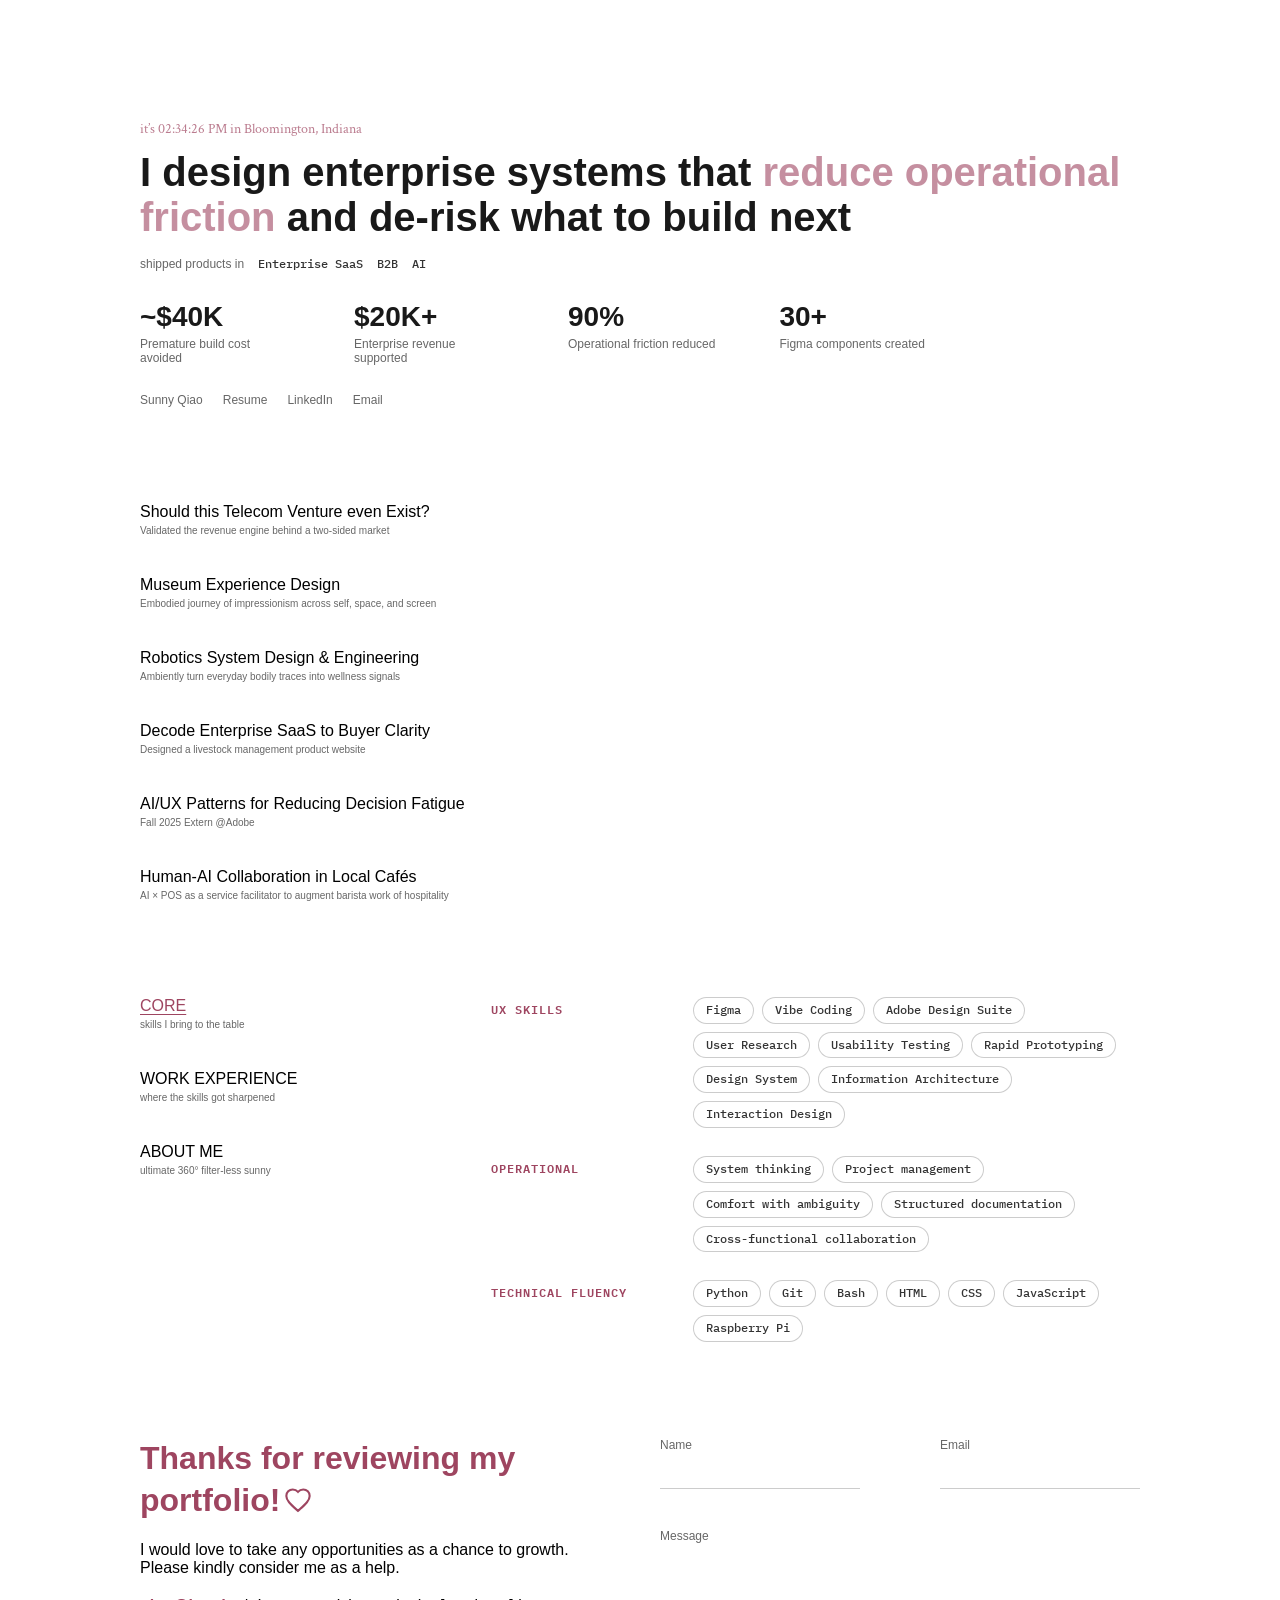
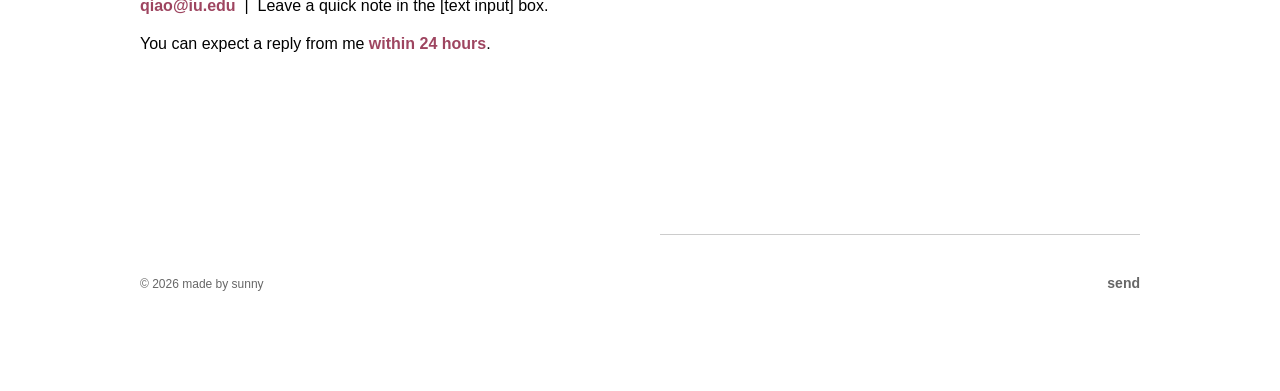
<file: index.html>
<!DOCTYPE html>
<html lang="en">
<head>
  <meta charset="UTF-8">
  <meta name="viewport" content="width=device-width, initial-scale=1.0">
  <title>Sunny Qiao — UX × Product Designer</title>
  <meta name="description" content="I design enterprise systems that reduce operational friction and de-risk what to build next.">
  <link rel="icon" type="image/svg+xml" href="assets/favicon.svg">
  <link rel="icon" type="image/png" sizes="32x32" href="assets/favicon-32.png">
  <link rel="apple-touch-icon" href="assets/apple-touch-icon.png">
  <meta property="og:type" content="website">
  <meta property="og:title" content="Sunny Qiao — UX × Product Designer">
  <meta property="og:description" content="I design enterprise systems that reduce operational friction and de-risk what to build next.">
  <meta property="og:url" content="https://sunnyyqiao.github.io/portfolio/">
  <meta property="og:image" content="https://sunnyyqiao.github.io/portfolio/assets/og-image.png">
  <meta property="og:image:width" content="1200">
  <meta property="og:image:height" content="1200">
  <meta name="twitter:card" content="summary">
  <meta name="twitter:title" content="Sunny Qiao — UX × Product Designer">
  <meta name="twitter:image" content="https://sunnyyqiao.github.io/portfolio/assets/og-image.png">
  <link rel="preconnect" href="https://fonts.googleapis.com">
  <link rel="preconnect" href="https://fonts.gstatic.com" crossorigin>
  <link href="https://fonts.googleapis.com/css2?family=Google+Sans+Flex:opsz,wght@6..144,300..1000&family=Crimson+Text:ital@0;1&family=IBM+Plex+Mono:wght@400;500;600&display=swap" rel="stylesheet">
  <link rel="stylesheet" href="css/style.css">
  <style>
    :root {
      --rose: #9e4560;
      --rose-70: rgba(158, 69, 96, 0.7);
      --rose-tint: #f2e2e6;
      --green: #3d6e50;
      --mono: "IBM Plex Mono", monospace;
    }

    .page { gap: 96px; }

    /* ---------- hero ---------- */
    .hero { display: flex; flex-direction: column; gap: 12px; }
    .hero h1 { transition: color 0.3s ease; }
    .hero h1 .hl { color: rgba(158, 69, 96, 0.6); transition: color 0.3s ease; }
    .hero h1:hover { color: rgba(0, 0, 0, 0.5); }
    .hero h1:hover .hl { color: #9e4560; }
    .real-time { font-family: "Crimson Text", serif; font-size: 14px; color: var(--rose-70); }
    .hero-title { display: flex; flex-direction: column; gap: 28px; }
    .name-intro { display: flex; flex-direction: column; gap: 16px; }
    .tagline { font-size: 16px; font-weight: 500; }
    .ship-tags { display: flex; align-items: center; gap: 14px; flex-wrap: wrap; }
    .ship-label { font-size: 12px; color: var(--ink-60); }
    .ship-tags .chip { border: none; background: none; padding: 0; border-radius: 0; }
    .chip {
      font-family: var(--mono); font-size: 12px; font-weight: 500;
      color: var(--ink-80); background: #fff;
      border: 1px solid rgba(0, 0, 0, 0.2);
      padding: 4px 12px; border-radius: 999px; white-space: nowrap; line-height: 1.4;
      transition: background 0.18s ease, color 0.18s ease, border-color 0.18s ease;
    }
    .chips .chip:hover { background: var(--rose); border-color: var(--rose); color: #fff; }
    .impact-strip { display: flex; gap: 64px; flex-wrap: wrap; }
    .impact { display: flex; flex-direction: column; gap: 4px; }
    .impact-n { font-size: 28px; font-weight: 800; color: var(--ink-90); }
    .impact-l { font-size: 12px; color: var(--ink-60); max-width: 150px; }
    .cta-links { display: flex; gap: 20px; font-size: 12px; font-weight: 500; }
    .cta-links a { color: var(--ink-60); text-decoration: none; transition: color 0.15s ease; }
    .cta-links a:hover { color: var(--rose); text-decoration: underline; text-underline-offset: 3px; }

    /* ---------- projects ---------- */
    .projects-row { display: flex; flex-direction: row; gap: 100px; align-items: flex-start; }
    .project-items { display: flex; flex-direction: column; gap: 40px; flex-shrink: 0; }
    .proj {
      display: flex; flex-direction: column; gap: 4px;
      text-decoration: none; color: inherit; cursor: pointer;
      transition: opacity 0.25s ease;
    }
    .proj-title { font-size: 16px; font-weight: 500; color: #000; transition: color 0.15s ease; }
    .proj-sub { font-size: 10px; color: var(--ink-60); }
    .projects-row.showing .proj:not(.active) { opacity: 0.25; }
    .proj.active .proj-title { color: var(--rose); }
    .overview { display: flex; flex-direction: column; gap: 12px; width: 517px; max-width: 100%; opacity: 0; transition: opacity 0.3s ease; }
    .projects-row.showing .overview { opacity: 1; }
    .overview-box {
      position: relative; overflow: hidden;
      border: 1px solid rgba(0, 0, 0, 0.1); background: #fff;
      height: 331px; display: flex; align-items: center; justify-content: center;
      text-align: center; padding: 24px;
      text-decoration: none; color: #000;
    }
    .overview-box .ov-tbd { font-size: 16px; font-weight: 700; color: #000; }
    .overview-box img { position: absolute; inset: 0; width: 100%; height: 100%; object-fit: cover; }
    .overview-box[href] { cursor: pointer; }
    .overview-caption { font-size: 12px; color: var(--ink-60); min-height: 1em; }

    /* ---------- core / work / about tabs ---------- */
    .tabs-row { display: flex; flex-direction: row; gap: 120px; align-items: flex-start; }
    .tab-nav { display: flex; flex-direction: column; gap: 40px; flex-shrink: 0; width: 231px; }
    .tab-item { display: flex; flex-direction: column; gap: 4px; cursor: pointer; background: none; border: none; text-align: left; padding: 0; font-family: inherit; }
    .tab-title { font-size: 16px; font-weight: 500; color: #000; transition: color 0.15s ease; }
    .tab-sub { font-size: 10px; color: var(--ink-60); }
    .tab-item:hover .tab-title { color: var(--rose); }
    .tab-item.active .tab-title { color: var(--rose); text-decoration: underline; text-underline-offset: 3px; }
    .tab-content { width: 649px; max-width: 100%; }
    .tab-panel { display: none; animation: fadeIn 0.35s ease; }
    .tab-panel.active { display: block; }
    @keyframes fadeIn { from { opacity: 0; transform: translateY(4px); } to { opacity: 1; transform: none; } }

    /* label-row pattern shared by CORE + WORK EXPERIENCE (scan: labels align left) */
    .lrows { display: flex; flex-direction: column; gap: 28px; }
    .lrow { display: flex; gap: 32px; align-items: baseline; }
    .lrow-label {
      width: 170px; flex-shrink: 0;
      font-family: var(--mono); font-size: 12px; font-weight: 600;
      color: var(--rose); letter-spacing: 1px; text-transform: uppercase;
    }
    .lrow-body { flex: 1; }
    .chips { display: flex; flex-wrap: wrap; gap: 8px; }
    .lrow-body p { font-size: 14px; }

    /* about panel */
    .about-grid { display: flex; gap: 48px; align-items: flex-start; }
    .about-photo { width: 127px; height: 170px; object-fit: cover; border-radius: 4px; flex-shrink: 0; }
    .about-info { display: flex; flex-direction: column; gap: 28px; flex: 1; min-width: 0; }
    .about-block { display: flex; flex-direction: column; gap: 6px; }
    .mini-label { font-size: 10px; font-weight: 600; color: var(--rose); letter-spacing: 0.08em; text-transform: uppercase; }
    .about-block p, .about-block a { font-size: 12px; }
    .quote-swap { position: relative; display: block; font-size: 14px; font-style: italic; color: var(--rose); cursor: default; margin-top: 2px; }
    .quote-swap .q-es, .quote-swap .q-en { transition: opacity 0.3s ease; display: block; }
    .quote-swap .q-en { position: absolute; inset: 0; opacity: 0; }
    .quote-swap:hover .q-es { opacity: 0; }
    .quote-swap:hover .q-en { opacity: 1; }
    .facts p { padding-left: 14px; text-indent: -14px; }
    .places-list { display: flex; flex-direction: column; gap: 2px; }
    .places-list a { color: #000; text-decoration: underline; text-underline-offset: 2px; transition: color 0.15s ease; width: fit-content; }
    .places-list a:hover { color: var(--rose); }

    /* ---------- contact ---------- */
    .contact-row { display: flex; flex-direction: row; gap: 80px; align-items: stretch; }
    .contact-info { display: flex; flex-direction: column; justify-content: space-between; gap: 40px; width: 440px; flex-shrink: 0; }
    .contact-card { display: flex; flex-direction: column; gap: 20px; }
    .contact-card > p.contact-heading {
      font-size: 32px; font-weight: 600; color: var(--rose); line-height: 1.3;
    }
    .like-btn {
      background: none; border: none; padding: 0; cursor: pointer;
      display: inline-block; width: 28px; height: 28px;
      vertical-align: -3px; margin-left: 4px;
    }
    .like-btn svg { width: 100%; height: 100%; overflow: visible; }
    .like-btn svg path {
      fill: transparent; stroke: var(--rose); stroke-width: 1.8;
      transition: fill 0.2s ease;
    }
    .like-btn.liked svg path { fill: var(--rose); }
    .like-btn.liked svg { animation: heartPop 0.35s ease; }
    @keyframes heartPop { 0% { transform: scale(1); } 40% { transform: scale(1.35); } 100% { transform: scale(1); } }
    .contact-card > p { font-size: 16px; }
    .email-line a { color: var(--rose); font-weight: 700; text-decoration: none; }
    .email-line a:hover { text-decoration: underline; text-underline-offset: 3px; }
    .copyright { font-size: 12px; color: var(--ink-60); }
    .contact-form { display: flex; flex-direction: column; gap: 40px; flex: 1; }
    .form-row { display: flex; gap: 80px; }
    .field { display: flex; flex-direction: column; gap: 12px; flex: 1; }
    .field label { font-size: 12px; font-weight: 300; color: var(--ink-60); }
    .field input, .field textarea {
      border: none; border-bottom: 1px solid rgba(0, 0, 0, 0.2);
      font-family: inherit; font-size: 14px; padding: 4px 0; background: transparent;
      border-radius: 0; resize: none; outline: none; transition: border-color 0.2s ease;
    }
    .field input:focus, .field textarea:focus { border-bottom-color: var(--rose); }
    .field.message textarea { min-height: 280px; }
    .form-footer { display: flex; align-items: center; justify-content: space-between; margin-top: auto; }
    .form-status { font-size: 12px; }
    .form-status.ok { color: var(--green); }
    .form-status.err { color: var(--accent); }
    .send-btn {
      background: none; border: none; font-family: inherit;
      font-size: 14px; font-weight: 600; color: var(--ink-60); cursor: pointer; padding: 0;
      transition: color 0.15s ease;
    }
    .send-btn:hover:not(:disabled) { color: var(--rose); text-decoration: underline; text-underline-offset: 3px; }
    .send-btn:disabled { cursor: default; color: var(--ink-60); }

    /* ---------- responsive ---------- */
    @media (max-width: 900px) {
      .projects-row, .tabs-row, .contact-row { flex-direction: column; gap: 40px; }
      .overview { opacity: 1; width: 100%; }
      .tab-nav { flex-direction: row; gap: 24px; width: auto; flex-wrap: wrap; }
      .lrow { flex-direction: column; gap: 8px; }
      .about-grid { flex-direction: column; gap: 24px; }
      .form-row { flex-direction: column; gap: 24px; }
      .contact-info, .contact-form { width: 100%; }
    }
  </style>
</head>
<body>
  <main class="page">

    <header class="hero">
      <p class="real-time">it&rsquo;s <span id="clock">--:--:-- --</span> in Bloomington, Indiana</p>
      <div class="hero-title">
        <div class="name-intro">
          <h1>I design enterprise systems that <span class="hl">reduce operational friction</span> and de-risk what to build next</h1>
          <div class="ship-tags">
            <span class="ship-label">shipped products in</span>
            <span class="chip">Enterprise SaaS</span>
            <span class="chip">B2B</span>
            <span class="chip">AI</span>
          </div>
        </div>
        <div class="impact-strip">
          <div class="impact">
            <p class="impact-n">~$40K</p>
            <p class="impact-l">Premature build cost avoided</p>
          </div>
          <div class="impact">
            <p class="impact-n">$20K+</p>
            <p class="impact-l">Enterprise revenue supported</p>
          </div>
          <div class="impact">
            <p class="impact-n">90%</p>
            <p class="impact-l">Operational friction reduced</p>
          </div>
          <div class="impact">
            <p class="impact-n">30+</p>
            <p class="impact-l">Figma components created</p>
          </div>
        </div>
        <nav class="cta-links">
          <a href="#about" id="about-link">Sunny Qiao</a>
          <a href="https://drive.google.com/file/d/15Pz79JW9SZ-MhiQ4KAedn6gPOqaXNHxn/view?usp=sharing" target="_blank" rel="noopener">Resume</a>
          <a href="https://www.linkedin.com/in/sunny-qiao-091a25284/" target="_blank" rel="noopener">LinkedIn</a>
          <a href="https://mail.google.com/mail/?view=cm&fs=1&to=qiao@iu.edu" target="_blank" rel="noopener">Email</a>
        </nav>
      </div>
    </header>

    <section class="projects-row">
      <div class="project-items">
        <a class="proj" href="data-to-earn.html" data-caption="From who pays to what gets built. I mapped enterprise demand, user incentives, service workflows, and validation steps before engineering investment.">
          <span class="proj-title">Should this Telecom Venture even Exist?</span>
          <span class="proj-sub">Validated the revenue engine behind a two-sided market</span>
        </a>
        <a class="proj" href="sensing-impressionism.html" data-caption="Least wall text. I designed a connected multi-layer experience to help visitors tour the museum and help the institution to retain business.">
          <span class="proj-title">Museum Experience Design</span>
          <span class="proj-sub">Embodied journey of impressionism across self, space, and screen</span>
        </a>
        <a class="proj" href="tracy.html" data-caption="Built the full loop: floor-level sensing → on-device classification → dashboard reflection. Tested how privacy, uncertainty, and trust should shape what the robot communicates.">
          <span class="proj-title">Robotics System Design &amp; Engineering</span>
          <span class="proj-sub">Ambiently turn everyday bodily traces into wellness signals</span>
        </a>
        <div class="proj" data-caption="Structuring the right information to actual revenue. I led the IA, UX content, design system, front-end QA, and localization from concept to launch." data-link="https://www.wepig.cn/en" data-img="assets/project-overview-wepig.png">
          <span class="proj-title">Decode Enterprise SaaS to Buyer Clarity</span>
          <span class="proj-sub">Designed a livestock management product website</span>
        </div>
        <div class="proj" data-caption="Mapped where marketers lose clarity across prompting, multi-step workflows, and trade-offs to support orientation, control, and context.">
          <span class="proj-title">AI/UX Patterns for Reducing Decision Fatigue</span>
          <span class="proj-sub">Fall 2025 Extern @Adobe</span>
        </div>
        <div class="proj" data-caption="Designed customer experience optionality that gives baristas a natural conversation starter while preserving privacy, comfort, and agency.">
          <span class="proj-title">Human-AI Collaboration in Local Cafés</span>
          <span class="proj-sub">AI × POS as a service facilitator to augment barista work of hospitality</span>
        </div>
      </div>
      <div class="overview" aria-hidden="true">
        <a class="overview-box" id="overview-box" rel="noopener">
          <span class="ov-tbd" id="overview-tbd">ILLUSTRATION TBD</span>
          <img id="overview-img" alt="Project preview" hidden>
        </a>
        <p class="overview-caption" id="overview-caption"></p>
      </div>
    </section>

    <section class="tabs-row" id="about">
      <div class="tab-nav">
        <button class="tab-item active" data-tab="core">
          <span class="tab-title">CORE</span>
          <span class="tab-sub">skills I bring to the table</span>
        </button>
        <button class="tab-item" data-tab="work">
          <span class="tab-title">WORK EXPERIENCE</span>
          <span class="tab-sub">where the skills got sharpened</span>
        </button>
        <button class="tab-item" data-tab="me">
          <span class="tab-title">ABOUT ME</span>
          <span class="tab-sub">ultimate 360° filter-less sunny</span>
        </button>
      </div>

      <div class="tab-content">
        <div class="tab-panel active" id="panel-core">
          <div class="lrows">
            <div class="lrow">
              <p class="lrow-label">UX SKILLS</p>
              <div class="lrow-body chips">
                <span class="chip">Figma</span>
                <span class="chip">Vibe Coding</span>
                <span class="chip">Adobe Design Suite</span>
                <span class="chip">User Research</span>
                <span class="chip">Usability Testing</span>
                <span class="chip">Rapid Prototyping</span>
                <span class="chip">Design System</span>
                <span class="chip">Information Architecture</span>
                <span class="chip">Interaction Design</span>
              </div>
            </div>
            <div class="lrow">
              <p class="lrow-label">OPERATIONAL</p>
              <div class="lrow-body chips">
                <span class="chip">System thinking</span>
                <span class="chip">Project management</span>
                <span class="chip">Comfort with ambiguity</span>
                <span class="chip">Structured documentation</span>
                <span class="chip">Cross-functional collaboration</span>
              </div>
            </div>
            <div class="lrow">
              <p class="lrow-label">TECHNICAL FLUENCY</p>
              <div class="lrow-body chips">
                <span class="chip">Python</span>
                <span class="chip">Git</span>
                <span class="chip">Bash</span>
                <span class="chip">HTML</span>
                <span class="chip">CSS</span>
                <span class="chip">JavaScript</span>
                <span class="chip">Raspberry Pi</span>
              </div>
            </div>
          </div>
        </div>

        <div class="tab-panel" id="panel-work">
          <div class="lrows">
            <div class="lrow">
              <p class="lrow-label">WHAT I DO</p>
              <div class="lrow-body"><p>I work across B2B products on enterprise SaaS and internal business operation tools.</p></div>
            </div>
            <div class="lrow">
              <p class="lrow-label">STRENGTHS</p>
              <div class="lrow-body"><p>I’m proficient at framing ambiguous problems, validating product directions, and turning complex stakeholder needs into clear workflows, prototypes, and documentation.</p></div>
            </div>
            <div class="lrow">
              <p class="lrow-label">COLLABORATION</p>
              <div class="lrow-body"><p>I collaborate closely with engineers and cross-functional stakeholders to communicate design rationale and make product decisions easier to implement.</p></div>
            </div>
            <div class="lrow">
              <p class="lrow-label">BEYOND UX</p>
              <div class="lrow-body"><p>My earlier marketing experience helps me think beyond the interface — toward adoption, messaging, and business impact.</p></div>
            </div>
          </div>
        </div>

        <div class="tab-panel" id="panel-me">
          <div class="about-grid">
            <img class="about-photo" src="assets/sunny-photo.jpg" alt="Sunny Qiao">
            <div class="about-info">
              <div class="about-block">
                <p class="mini-label">Values</p>
                <p>I value resilience, curiosity, and adaptability.</p>
              </div>
              <div class="about-block">
                <p class="mini-label">Words I live by • 虚静 ♡</p>
                <span class="quote-swap">
                  <span class="q-es">Si ser amable no cuesta nada, sé amable.</span>
                  <span class="q-en">If being kind takes no effort, then be kind.</span>
                </span>
              </div>
              <div class="about-block">
                <p class="mini-label">In free time, I’m a quiet but analytical soul</p>
                <p>I like watching and playing texas pokers, reading by the lake, studying value investing, hopping to see classical artworks.</p>
              </div>
              <div class="about-block">
                <p class="mini-label">(hopefully) Fun facts??</p>
                <div class="facts">
                  <p>+ I enjoy roadtripping and travelling solo.</p>
                  <p>+ I’ve been living away from home for 10 years.</p>
                  <p>+ I’ve lived in three places in the U.S. within four years.</p>
                  <p>+ I can distinguish 70% of birds in Southern California.</p>
                  <p>+ I’ve worked as a beverage barista and street salesperson, driving 35% of the store’s daily revenue.</p>
                </div>
              </div>
              <div class="about-block">
                <p class="mini-label">Somewhere nice</p>
                <div class="places-list">
                  <a href="https://beatricewong.com/2024/01/18/fuzhou-sanfang-qixiang-oct-2023/" target="_blank" rel="noopener">sanfang qixiang, fuzhou, china</a>
                  <a href="https://www.instagram.com/p/DLyidipReK6/" target="_blank" rel="noopener">heisler park, laguna beach, ca</a>
                  <a href="https://www.instagram.com/nookcoffeebar/" target="_blank" rel="noopener">nook coffee bar, costa mesa, ca</a>
                  <a href="https://www.instagram.com/littlecupcakebakeshop/" target="_blank" rel="noopener">little cupcake shop, new york, ny</a>
                  <a href="https://www.instagram.com/787coffee/" target="_blank" rel="noopener">787 coffee, new york, ny</a>
                  <a href="https://www.visitbloomington.com/blog/stories/post/things-to-do-at-griffy-lake/" target="_blank" rel="noopener">griffy lake, bloomington, IN</a>
                </div>
              </div>
            </div>
          </div>
        </div>
      </div>
    </section>

    <section class="contact-row">
      <div class="contact-info">
        <div class="contact-card">
          <p class="contact-heading">Thanks for reviewing my portfolio!<button class="like-btn" id="like-btn" type="button" aria-label="Like this portfolio" title="leave a like ♡"><svg viewBox="0 0 24 24" xmlns="http://www.w3.org/2000/svg"><path d="M12 21.35l-1.45-1.32C5.4 15.36 2 12.28 2 8.5 2 5.42 4.42 3 7.5 3c1.74 0 3.41.81 4.5 2.09C13.09 3.81 14.76 3 16.5 3 19.58 3 22 5.42 22 8.5c0 3.78-3.4 6.86-8.55 11.54L12 21.35z"/></svg></button></p>
          <p>I would love to take any opportunities as a chance to growth. Please kindly consider me as a help.</p>
          <p class="email-line"><a href="https://mail.google.com/mail/?view=cm&fs=1&to=qiao@iu.edu" target="_blank" rel="noopener">qiao@iu.edu</a>&nbsp; | &nbsp;Leave a quick note in the [text input] box.</p>
          <p>You can expect a reply from me <span class="semi" style="color: var(--rose);">within 24 hours</span>.</p>
        </div>
        <p class="copyright">© 2026 made by sunny</p>
      </div>
      <form class="contact-form" id="contact-form">
        <div class="form-row">
          <div class="field">
            <label for="cf-name">Name</label>
            <input id="cf-name" name="name" type="text" autocomplete="off">
          </div>
          <div class="field">
            <label for="cf-email">Email</label>
            <input id="cf-email" name="email" type="text" autocomplete="off">
          </div>
        </div>
        <div class="field message">
          <label for="cf-message">Message</label>
          <textarea id="cf-message" name="message"></textarea>
        </div>
        <div class="form-footer">
          <p class="form-status" id="form-status"></p>
          <button class="send-btn" id="send-btn" type="submit">send</button>
        </div>
      </form>
    </section>

  </main>

  <script>
    // live local time in Bloomington, Indiana
    function tick() {
      document.getElementById('clock').textContent = new Date().toLocaleTimeString('en-US', {
        timeZone: 'America/Indiana/Indianapolis',
        hour12: true, hour: '2-digit', minute: '2-digit', second: '2-digit'
      });
    }
    tick();
    setInterval(tick, 1000);

    // core / work experience / about me tabs
    const tabs = document.querySelectorAll('.tab-item');
    const panels = { core: 'panel-core', work: 'panel-work', me: 'panel-me' };
    function activateTab(name) {
      tabs.forEach(t => t.classList.toggle('active', t.dataset.tab === name));
      Object.entries(panels).forEach(([key, id]) => {
        document.getElementById(id).classList.toggle('active', key === name);
      });
    }
    tabs.forEach(t => t.addEventListener('click', () => activateTab(t.dataset.tab)));

    // projects: hovering an item fills the overview panel; the highlighted/faded
    // state persists while the pointer moves onto the overview (until leaving the row)
    const projRow = document.querySelector('.projects-row');
    const projItems = [...document.querySelectorAll('.proj')];
    const ovBox = document.getElementById('overview-box');
    const ovCaption = document.getElementById('overview-caption');
    const ovImg = document.getElementById('overview-img');
    const ovTbd = document.getElementById('overview-tbd');
    ovBox.removeAttribute('href');
    projItems.forEach(p => {
      p.addEventListener('mouseenter', () => {
        projRow.classList.add('showing');
        projItems.forEach(i => i.classList.toggle('active', i === p));
        ovCaption.textContent = p.dataset.caption || '';
        const link = p.getAttribute('href') || p.dataset.link;
        if (link) {
          ovBox.setAttribute('href', link);
          if (/^https?:/.test(link)) { ovBox.setAttribute('target', '_blank'); }
          else { ovBox.removeAttribute('target'); }
        } else {
          ovBox.removeAttribute('href');
        }
        if (p.dataset.img) {
          ovImg.src = p.dataset.img;
          ovImg.hidden = false;
          ovTbd.hidden = true;
        } else {
          ovImg.hidden = true;
          ovTbd.hidden = false;
        }
      });
    });
    projRow.addEventListener('mouseleave', () => {
      projRow.classList.remove('showing');
      projItems.forEach(i => i.classList.remove('active'));
    });

    // hero "About" link -> switch to about-me tab and scroll there
    document.getElementById('about-link').addEventListener('click', e => {
      e.preventDefault();
      activateTab('me');
      document.getElementById('about').scrollIntoView({ behavior: 'smooth' });
    });

    // like button: toggles Instagram-style filled heart, remembered per visitor
    const likeBtn = document.getElementById('like-btn');
    if (localStorage.getItem('sunny-liked') === '1') likeBtn.classList.add('liked');
    likeBtn.addEventListener('click', () => {
      likeBtn.classList.toggle('liked');
      localStorage.setItem('sunny-liked', likeBtn.classList.contains('liked') ? '1' : '0');
    });

    // contact form -> delivers to qiao@iu.edu via FormSubmit
    document.getElementById('contact-form').addEventListener('submit', async e => {
      e.preventDefault();
      const btn = document.getElementById('send-btn');
      const status = document.getElementById('form-status');
      const name = document.getElementById('cf-name').value.trim();
      const email = document.getElementById('cf-email').value.trim();
      const message = document.getElementById('cf-message').value.trim();
      if (!message) {
        status.className = 'form-status err';
        status.textContent = 'please write a short message first :)';
        return;
      }
      btn.disabled = true;
      btn.textContent = 'sending…';
      status.textContent = '';
      try {
        const res = await fetch('https://formsubmit.co/ajax/qiao@iu.edu', {
          method: 'POST',
          headers: { 'Content-Type': 'application/json', 'Accept': 'application/json' },
          body: JSON.stringify({
            name: name || 'anonymous visitor',
            email: email || 'not provided',
            message: message,
            _subject: 'Portfolio note from ' + (name || 'a visitor')
          })
        });
        if (!res.ok) throw new Error('send failed');
        btn.textContent = 'sent ♡';
        status.className = 'form-status ok';
        status.textContent = 'thanks! sunny will reply within 24 hours.';
        e.target.reset();
      } catch {
        btn.disabled = false;
        btn.textContent = 'send';
        status.className = 'form-status err';
        status.textContent = 'something went wrong — please email qiao@iu.edu directly.';
      }
    });
  </script>
</body>
</html>
</file>
<file: css/style.css>
/* ============ Sunny Qiao portfolio — shared styles ============ */

:root {
  --accent: #a61010;
  --accent-80: rgba(166, 16, 16, 0.8);
  --accent-60: rgba(166, 16, 16, 0.6);
  --ink: #000;
  --ink-90: rgba(0, 0, 0, 0.9);
  --ink-80: rgba(0, 0, 0, 0.8);
  --ink-60: rgba(0, 0, 0, 0.6);
  --card-blue-bg: #dce4ef;
  --card-blue-fg: #3a4a7a;
  --card-green-bg: #dde9dc;
  --card-green-fg: #3d6e50;
  --card-purple-bg: #e6e0ee;
  --card-purple-fg: #5a4a8a;
  --card-pink-bg: #f2e2e6;
  --card-pink-fg: #9e4560;
}

* { box-sizing: border-box; margin: 0; padding: 0; }

html { scroll-behavior: smooth; }

body {
  background: #fff;
  color: var(--ink);
  font-family: "Google Sans Flex", "Inter", "Helvetica Neue", Arial, sans-serif;
  font-size: 16px;
  line-height: normal;
  -webkit-font-smoothing: antialiased;
}

img { display: block; }

.page {
  width: 100%;
  max-width: 1064px; /* 1000px design column + 32px padding each side */
  margin: 0 auto;
  padding: 120px 32px 100px;
  display: flex;
  flex-direction: column;
  gap: 80px;
}

/* ---------- intro block ---------- */

.intro { display: flex; flex-direction: column; gap: 40px; }

.intro .title { display: flex; flex-direction: column; gap: 12px; }

h1 {
  font-size: 40px;
  font-weight: 800;
  color: var(--ink-90);
}

.subtitle {
  font-size: 14px;
  font-weight: 600;
  color: var(--ink-60);
}

.info { display: flex; flex-direction: column; gap: 40px; }

.info-row {
  display: grid;
  grid-template-columns: 223px 283px;
  gap: 40px;
}

.meta { display: flex; flex-direction: column; gap: 8px; }

.meta-label {
  font-size: 12px;
  font-weight: 600;
  color: var(--accent);
  letter-spacing: 0.02em;
}

.meta p, .meta li { font-size: 14px; }

.meta ul { list-style: disc; padding-left: 21px; }

/* ---------- sections ---------- */

section { display: flex; flex-direction: column; gap: 20px; }

section.gap-40 { gap: 40px; }

h2 { font-size: 24px; font-weight: 600; }
h3 { font-size: 20px; font-weight: 600; }
h4 { font-size: 18px; font-weight: 600; }

.stack-20 { display: flex; flex-direction: column; gap: 20px; }
.stack-40 { display: flex; flex-direction: column; gap: 40px; }
.stack-80 { display: flex; flex-direction: column; gap: 80px; }

p.body, li.body { font-size: 16px; }

.accent { color: var(--accent); }
.accent-80 { color: var(--accent-80); }
.accent-60 { color: var(--accent-60); }
.muted { color: var(--ink-60); }

.q { font-size: 16px; font-weight: 700; color: var(--accent); }

strong { font-weight: 700; }
.med { font-weight: 500; }
.semi { font-weight: 600; }

ul.bullets { list-style: disc; padding-left: 24px; display: flex; flex-direction: column; }
ul.bullets li { font-size: 16px; }

/* ---------- figure grids ---------- */

figure { display: flex; flex-direction: column; gap: 12px; }

figure img { width: 100%; object-fit: cover; }

figcaption { font-size: 12px; word-break: break-word; }
figcaption b { font-weight: 700; }

.grid-6 { display: grid; grid-template-columns: repeat(6, 1fr); gap: 40px; }
.grid-4 { display: grid; grid-template-columns: repeat(4, 1fr); gap: 44px; }
.grid-3 { display: grid; grid-template-columns: repeat(3, 1fr); gap: 35px; }

.grid-6 figure img { aspect-ratio: 133 / 178; }
.grid-4 figure img { aspect-ratio: 4 / 3; }
.grid-3 figure img { aspect-ratio: 4 / 3; }

/* ---------- colored outcome cards ---------- */

.cards { display: grid; grid-template-columns: repeat(4, 1fr); gap: 40px; }

.card {
  border-radius: 10px;
  border: 0.3px solid currentColor;
  padding: 21px 19px;
  display: flex;
  flex-direction: column;
  align-items: center;
  justify-content: center;
}

.card-content { display: flex; flex-direction: column; gap: 12px; width: 183px; max-width: 100%; }

.card-title { display: flex; align-items: center; gap: 8px; }

.card-title img, .card-title svg { width: 20px; height: 20px; flex-shrink: 0; }

.card-title span { font-size: 16px; font-weight: 700; white-space: nowrap; }

.card p { font-size: 12px; }

.card-blue   { background: var(--card-blue-bg);   color: var(--card-blue-fg); }
.card-green  { background: var(--card-green-bg);  color: var(--card-green-fg); }
.card-purple { background: var(--card-purple-bg); color: var(--card-purple-fg); }
.card-pink   { background: var(--card-pink-bg);   color: var(--card-pink-fg); }

/* ---------- cropped-image helpers (match Figma crops) ---------- */

.crop { position: relative; overflow: hidden; }
.crop img { position: absolute; max-width: none; }

.crop-wf img     { height: 116.08%; width: 385.71%; left: -142.86%; top: -8.51%; }
.crop-flow img   { height: 140.22%; width: 104.51%; left: -2.25%;  top: -20.11%; }
.crop-tall img   { height: 130.65%; width: 100%;    left: 0;       top: -19.35%; }
.crop-gates img  { height: 100%;    width: 114.61%; left: 0;       top: 0; }
.crop-matrix img { height: 107.19%; width: 132.33%; left: 0;       top: -7.18%; }

/* ---------- next work footer ---------- */

.next-work {
  display: flex;
  flex-direction: column;
  gap: 12px;
  padding-top: 48px;
  border-top: 1px solid rgba(0, 0, 0, 0.12);
  text-decoration: none;
  color: inherit;
}

.next-work .next-label {
  font-size: 12px;
  font-weight: 700;
  color: var(--accent);
  letter-spacing: 0.06em;
}

.next-work .next-title {
  font-size: 28px;
  font-weight: 800;
  color: var(--ink-90);
  display: inline-flex;
  align-items: center;
  gap: 12px;
}

.next-work .next-title::after {
  content: "→";
  transition: transform 0.2s ease;
}

.next-work:hover .next-title { text-decoration: underline; text-underline-offset: 6px; }
.next-work:hover .next-title::after { transform: translateX(8px); }

/* ---------- misc ---------- */

a.text-link { color: blue; }

.center { align-items: center; }

/* ---------- responsive ---------- */

@media (max-width: 900px) {
  .page { padding-top: 72px; gap: 64px; }
  h1 { font-size: 32px; }
  .info-row { grid-template-columns: 1fr 1fr; }
  .grid-6 { grid-template-columns: repeat(3, 1fr); }
  .grid-4 { grid-template-columns: repeat(2, 1fr); }
  .grid-3 { grid-template-columns: 1fr; }
  .cards { grid-template-columns: repeat(2, 1fr); }
  .two-col { grid-template-columns: 1fr !important; }
  .row-wrap { flex-wrap: wrap; }
}

@media (max-width: 560px) {
  .info-row { grid-template-columns: 1fr; }
  .grid-6 { grid-template-columns: repeat(2, 1fr); }
  .grid-4 { grid-template-columns: 1fr; }
  .cards { grid-template-columns: 1fr; }
}
</file>
